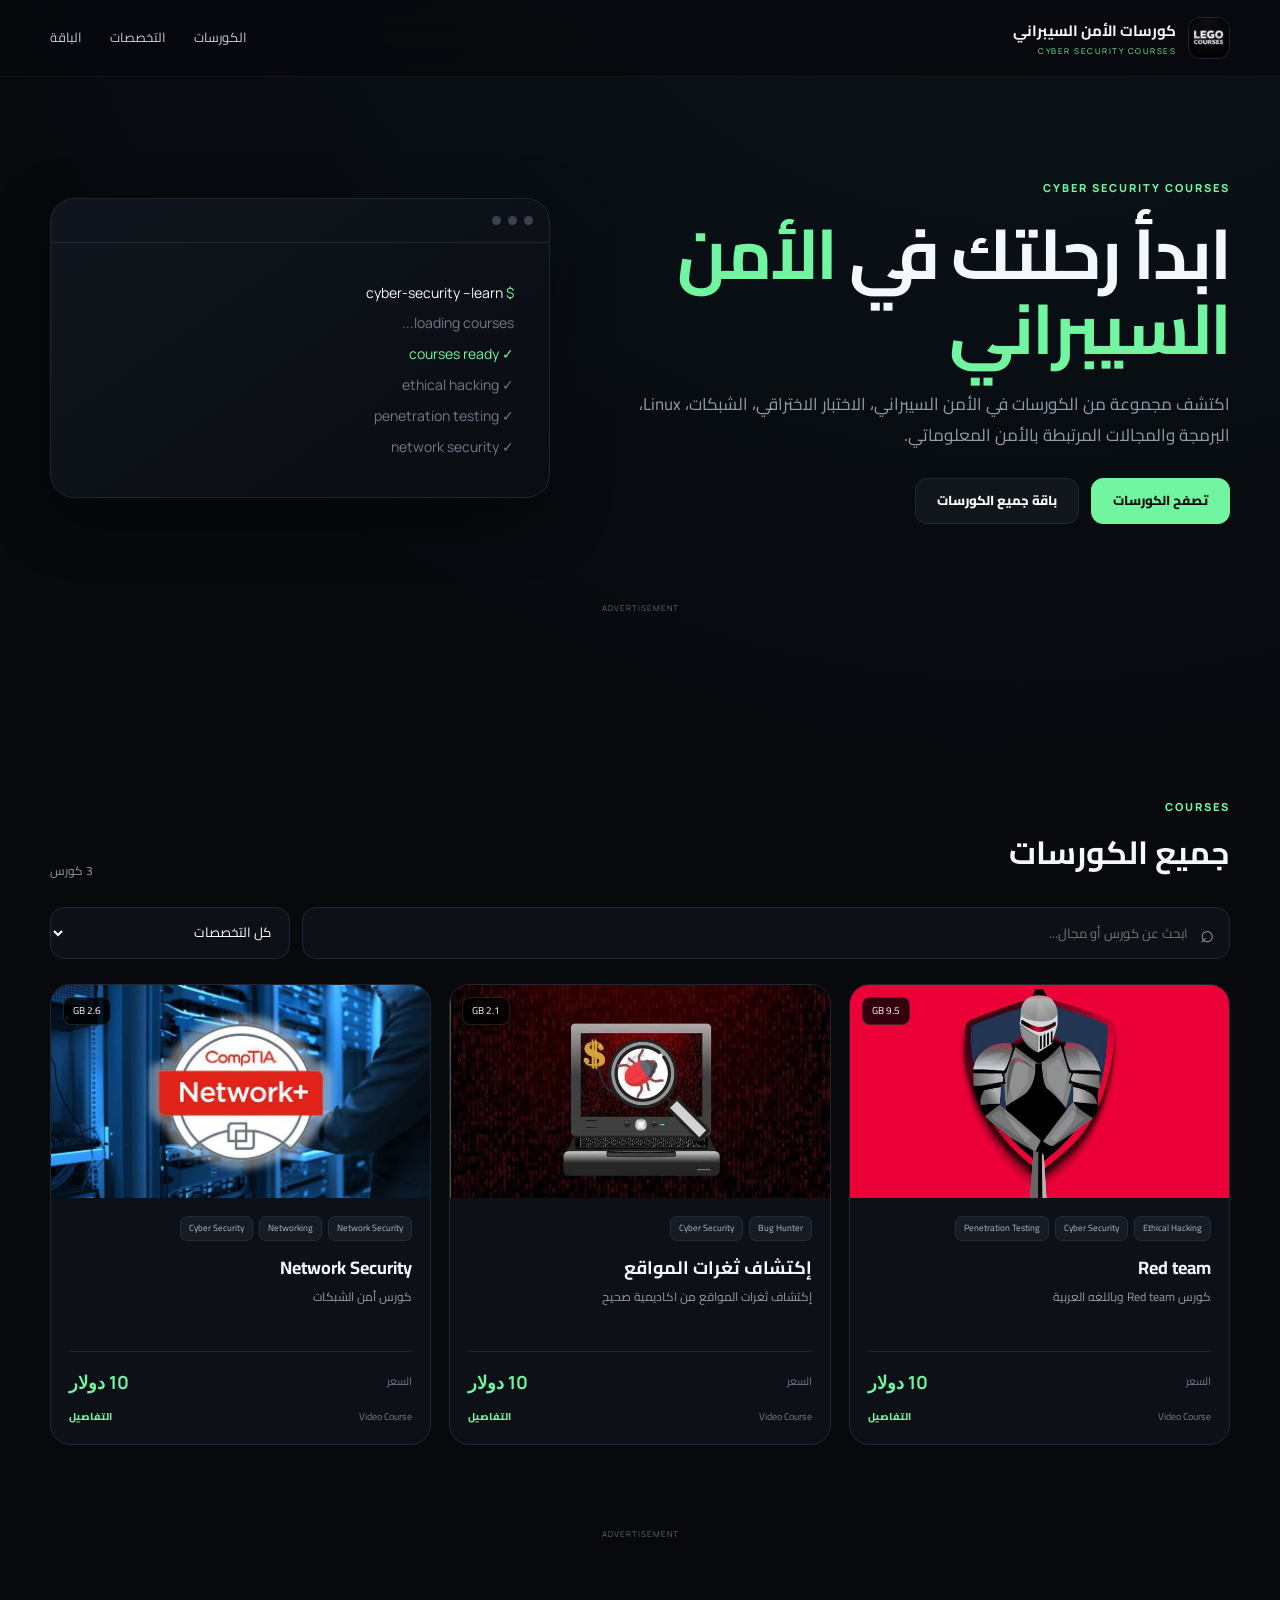
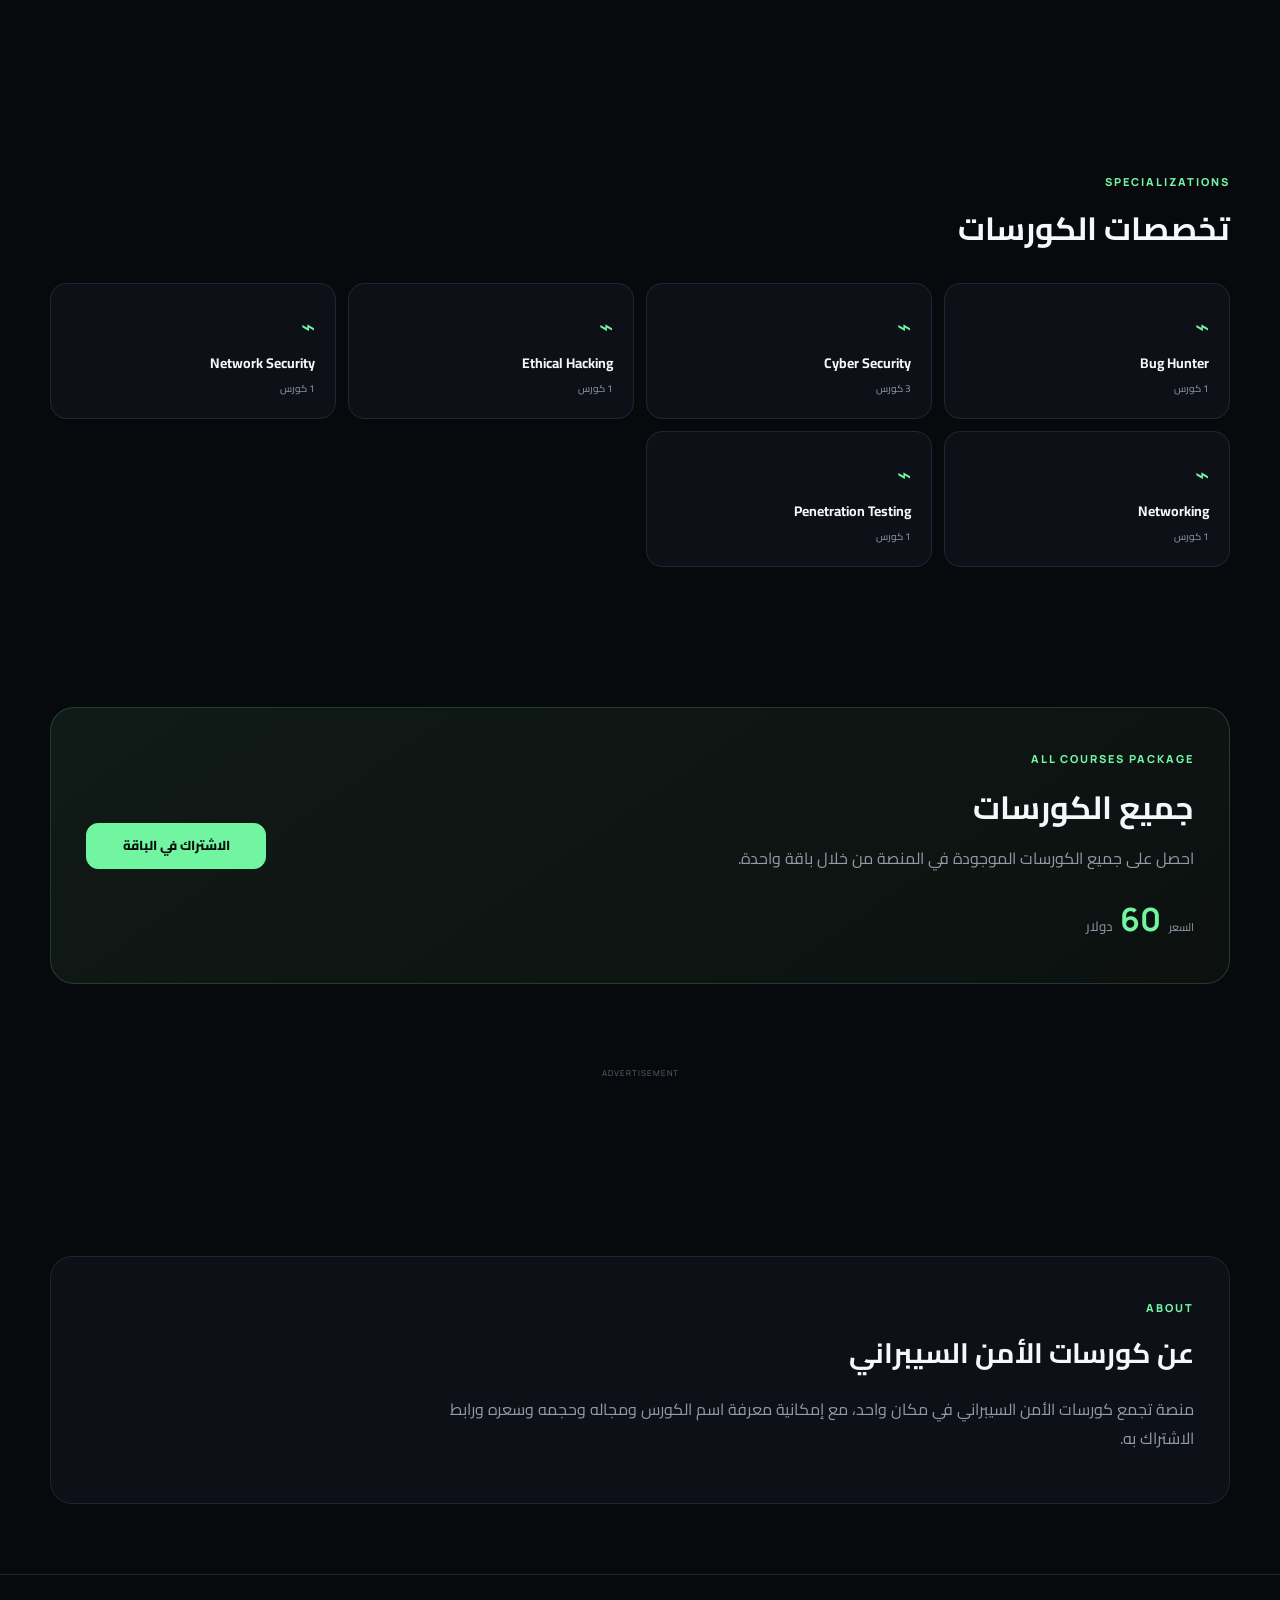
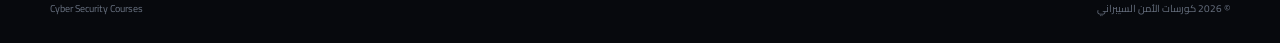
<file: index.html>
<!DOCTYPE html>
<html lang="ar" dir="rtl">
<head>
<meta charset="UTF-8">
<meta name="viewport" content="width=device-width, initial-scale=1.0">

<title>كورسات الأمن السيبراني | Cyber Security Courses</title>

<meta name="description" content="كورسات الأمن السيبراني في الاختبار الاختراقي والشبكات ولينكس وأمن المعلومات والبرمجة. تصفح الكورسات والأسعار وباقة جميع الكورسات.">
<meta name="keywords" content="كورسات الأمن السيبراني, كورسات سايبر سيكيورتي, Cyber Security Courses, Ethical Hacking, Penetration Testing, أمن المعلومات, اختراق, شبكات, Linux">
<meta name="robots" content="index, follow, max-image-preview:large">
<meta name="author" content="كورسات الأمن السيبراني">

<meta name="theme-color" content="#080a0f">

<link rel="canonical" href="https://lego-courses.github.io/courses/">
<link rel="icon" href="image/logo.png">

<meta property="og:type" content="website">
<meta property="og:locale" content="ar_AR">
<meta property="og:site_name" content="كورسات الأمن السيبراني">
<meta property="og:title" content="كورسات الأمن السيبراني">
<meta property="og:description" content="تعلم الأمن السيبراني والاختبار الاختراقي والشبكات ولينكس وغير ذلك من المجالات.">
<meta property="og:url" content="https://lego-courses.github.io/courses/">
<meta property="og:image" content="https://lego-courses.github.io/courses/image/og.jpg">

<meta name="twitter:card" content="summary_large_image">
<meta name="twitter:title" content="كورسات الأمن السيبراني">
<meta name="twitter:description" content="منصة كورسات الأمن السيبراني والاختبار الاختراقي والشبكات ولينكس.">
<meta name="twitter:image" content="https://lego-courses.github.io/courses/image/og.jpg">

<link rel="preconnect" href="https://fonts.googleapis.com">
<link rel="preconnect" href="https://fonts.gstatic.com" crossorigin>
<link href="https://fonts.googleapis.com/css2?family=Cairo:wght@400;500;600;700;800&family=Manrope:wght@500;600;700;800&display=swap" rel="stylesheet">

<link rel="stylesheet" href="style.css">

<script type="application/ld+json">
{
  "@context":"https://schema.org",
  "@type":"WebSite",
  "name":"كورسات الأمن السيبراني",
  "alternateName":"Cyber Security Courses",
  "url":"https://lego-courses.github.io/courses/",
  "description":"منصة كورسات الأمن السيبراني.",
  "inLanguage":"ar"
}
</script>

</head>

<body>

<header class="header">

<div class="container nav">

<a href="index.html" class="brand">

<img src="image/logo.png" alt="كورسات الأمن السيبراني" class="logo">

<div>
<strong>كورسات الأمن السيبراني</strong>
<span>CYBER SECURITY COURSES</span>
</div>

</a>

<nav>

<a href="#courses">الكورسات</a>
<a href="#categories">التخصصات</a>
<a href="#bundle">الباقة</a>

</nav>

</div>

</header>


<main>


<section class="hero">

<div class="container hero-grid">

<div class="hero-content">

<span class="eyebrow">CYBER SECURITY COURSES</span>

<h1>
ابدأ رحلتك في
<span>الأمن السيبراني</span>
</h1>

<p>
اكتشف مجموعة من الكورسات في الأمن السيبراني،
الاختبار الاختراقي، الشبكات، Linux، البرمجة
والمجالات المرتبطة بالأمن المعلوماتي.
</p>

<div class="hero-buttons">

<a href="#courses" class="btn primary">
تصفح الكورسات
</a>

<a href="#bundle" class="btn secondary">
باقة جميع الكورسات
</a>

</div>

</div>


<div class="hero-terminal">

<div class="terminal-bar">
<span></span>
<span></span>
<span></span>
</div>

<div class="terminal-content">

<div>
<span class="green">$</span> cyber-security --learn
</div>

<div class="gray">
loading courses...
</div>

<div class="green">
✓ courses ready
</div>

<div class="gray">
✓ ethical hacking
</div>

<div class="gray">
✓ penetration testing
</div>

<div class="gray">
✓ network security
</div>

</div>

</div>

</div>

</section>


<!-- إعلان 468x60 -->

<section class="ad-section container">

<div class="ad-label">ADVERTISEMENT</div>

<div class="ad-box ad-468">

<script>
atOptions = {
'key' : 'dcff8a2cffdf0642c627a5bacf3a04fd',
'format' : 'iframe',
'height' : 60,
'width' : 468,
'params' : {}
};
</script>

<script src="https://www.highperformanceformat.com/dcff8a2cffdf0642c627a5bacf3a04fd/invoke.js"></script>

</div>

</section>


<section id="courses" class="section">

<div class="container">

<div class="section-head">

<div>

<span class="section-kicker">COURSES</span>

<h2>جميع الكورسات</h2>

</div>

<span id="courseCount" class="course-count">
0 كورس
</span>

</div>


<div class="filters">

<div class="search-box">

<span>⌕</span>

<input
id="searchInput"
type="search"
placeholder="ابحث عن كورس أو مجال..."
>

</div>


<select id="categoryFilter">

<option value="">
كل التخصصات
</option>

</select>

</div>


<div id="coursesGrid" class="courses-grid"></div>

<div id="emptyState" class="empty-state" hidden>
لا توجد كورسات مطابقة لبحثك.
</div>

</div>

</section>


<!-- إعلان EffectiveGate -->

<section class="ad-section container">

<div class="ad-label">ADVERTISEMENT</div>

<div class="ad-box ad-responsive">

<script
async="async"
data-cfasync="false"
src="https://pl28700474.effectivegatecpm.com/596225155ab3da796681d551cb4b7cf4/invoke.js">
</script>

<div id="container-596225155ab3da796681d551cb4b7cf4"></div>

</div>

</section>


<section id="categories" class="section">

<div class="container">

<div class="section-head">

<div>

<span class="section-kicker">
SPECIALIZATIONS
</span>

<h2>تخصصات الكورسات</h2>

</div>

</div>


<div id="categoryCards" class="category-grid"></div>

</div>

</section>


<section id="bundle" class="section">

<div class="container">

<div class="bundle">

<div>

<span class="section-kicker">
ALL COURSES PACKAGE
</span>

<h2 id="bundleName">
جميع الكورسات
</h2>

<p id="bundleDescription">
احصل على جميع الكورسات الموجودة في المنصة من خلال باقة واحدة.
</p>

<div class="bundle-price">

<span>السعر</span>

<strong id="bundlePrice">
0
</strong>

<small>دولار</small>

</div>

</div>


<a
id="bundleButton"
href="#"
target="_blank"
rel="nofollow noopener"
class="btn primary bundle-button"
>
الاشتراك في الباقة
</a>

</div>

</div>

</section>


<!-- الإعلان الأول -->

<section class="ad-section container">

<div class="ad-label">
ADVERTISEMENT
</div>

<div class="ad-box">

<script src="https://pl28700469.effectivegatecpm.com/89/a6/b8/89a6b8558224cd67c0822829d68a87ad.js"></script>

</div>

</section>


<section class="about section">

<div class="container">

<div class="about-box">

<span class="section-kicker">
ABOUT
</span>

<h2>
عن كورسات الأمن السيبراني
</h2>

<p>
منصة تجمع كورسات الأمن السيبراني في مكان واحد،
مع إمكانية معرفة اسم الكورس ومجاله وحجمه وسعره
ورابط الاشتراك به.
</p>

</div>

</div>

</section>


</main>


<footer class="footer">

<div class="container footer-content">

<div>
© <span id="year"></span>
كورسات الأمن السيبراني
</div>

<div>
Cyber Security Courses
</div>

</div>

</footer>


<script src="app.js"></script>

</body>
  </html>
</file>
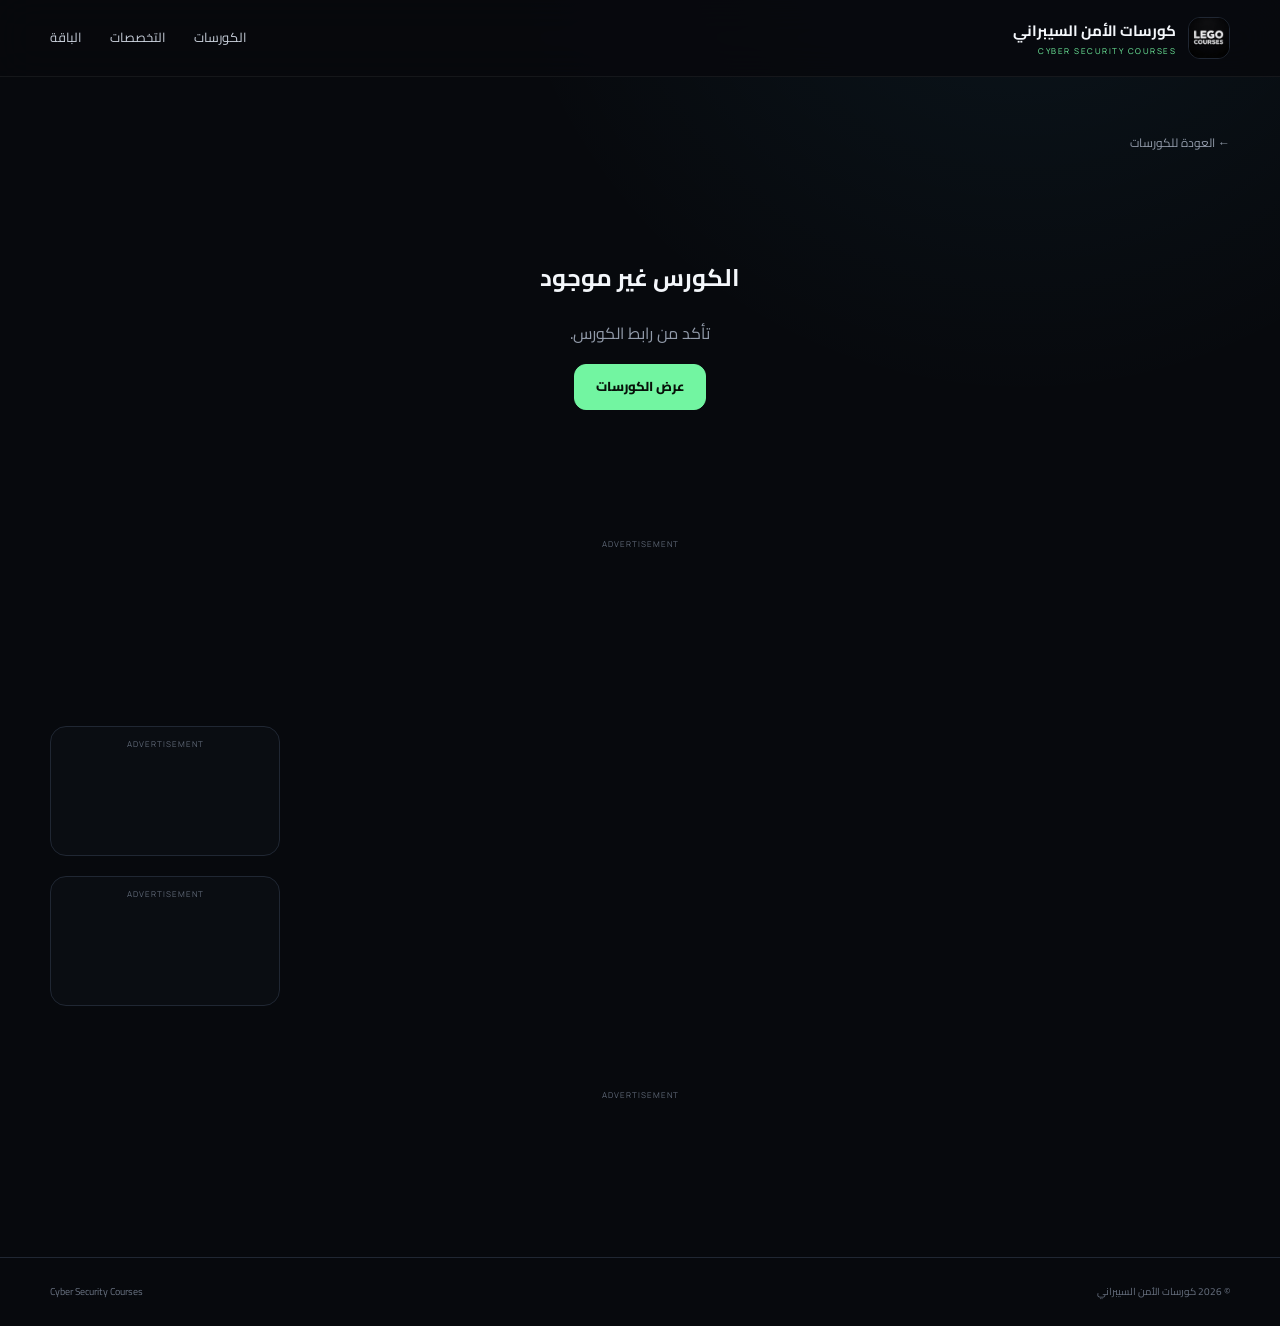
<file: course.html>
<!DOCTYPE html>
<html lang="ar" dir="rtl">

<head>

<meta charset="UTF-8">

<meta name="viewport" content="width=device-width, initial-scale=1.0">

<title>الكورس | كورسات الأمن السيبراني</title>

<meta
id="metaDescription"
name="description"
content="تفاصيل كورس من كورسات الأمن السيبراني."
>

<meta name="robots" content="index, follow, max-image-preview:large">

<meta name="author" content="كورسات الأمن السيبراني">

<link
id="canonical"
rel="canonical"
href="https://lego-courses.github.io/courses/"
>

<meta
id="ogTitle"
property="og:title"
content="الكورس | كورسات الأمن السيبراني"
>

<meta
id="ogDescription"
property="og:description"
content="تفاصيل الكورس."
>

<meta
id="ogImage"
property="og:image"
content="https://lego-courses.github.io/courses/image/og.jpg"
>

<meta property="og:type" content="article">

<meta
name="twitter:card"
content="summary_large_image"
>

<meta
id="twitterTitle"
name="twitter:title"
content="الكورس | كورسات الأمن السيبراني"
>

<meta
id="twitterDescription"
name="twitter:description"
content="تفاصيل الكورس."
>

<meta
id="twitterImage"
name="twitter:image"
content="https://lego-courses.github.io/courses/image/og.jpg"
>

<link rel="icon" href="image/logo.png">

<link rel="preconnect" href="https://fonts.googleapis.com">

<link rel="preconnect" href="https://fonts.gstatic.com" crossorigin>

<link
href="https://fonts.googleapis.com/css2?family=Cairo:wght@400;500;600;700;800&family=Manrope:wght@500;600;700;800&display=swap"
rel="stylesheet"
>

<link rel="stylesheet" href="style.css">

<script id="courseSchema" type="application/ld+json">
{}
</script>

</head>


<body>


<header class="header">

<div class="container nav">

<a href="index.html" class="brand">

<img src="image/logo.png" alt="كورسات الأمن السيبراني" class="logo">

<div>
<strong>كورسات الأمن السيبراني</strong>
<span>CYBER SECURITY COURSES</span>
</div>

</a>

<nav>

<a href="index.html#courses">
الكورسات
</a>

<a href="index.html#categories">
التخصصات
</a>

<a href="index.html#bundle">
الباقة
</a>

</nav>

</div>

</header>


<main>


<section class="course-hero">

<div class="container">

<a href="index.html#courses" class="back-link">
← العودة للكورسات
</a>

<div id="courseDetails"></div>

</div>

</section>


<!-- إعلان 468 -->

<section class="ad-section container">

<div class="ad-label">
ADVERTISEMENT
</div>

<div class="ad-box ad-468">

<script>
atOptions = {
'key' : 'dcff8a2cffdf0642c627a5bacf3a04fd',
'format' : 'iframe',
'height' : 60,
'width' : 468,
'params' : {}
};
</script>

<script src="https://www.highperformanceformat.com/dcff8a2cffdf0642c627a5bacf3a04fd/invoke.js"></script>

</div>

</section>


<section class="section">

<div class="container course-layout">


<article id="courseArticle" class="course-article"></article>


<aside class="sidebar">


<div class="side-ad">

<div class="ad-label">
ADVERTISEMENT
</div>

<script src="https://pl28700485.effectivegatecpm.com/ad/c0/62/adc06235d53a0b6f378838879d3f116a.js"></script>

</div>


<div class="side-ad">

<div class="ad-label">
ADVERTISEMENT
</div>

<script>
atOptions = {
'key' : '0b7539a5227dc7b69da2ea94b0521ab6',
'format' : 'iframe',
'height' : 300,
'width' : 160,
'params' : {}
};
</script>

<script src="https://www.highperformanceformat.com/0b7539a5227dc7b69da2ea94b0521ab6/invoke.js"></script>

</div>


</aside>

</div>

</section>


<section class="ad-section container">

<div class="ad-label">
ADVERTISEMENT
</div>

<div class="ad-box ad-responsive">

<script
async="async"
data-cfasync="false"
src="https://pl28700474.effectivegatecpm.com/596225155ab3da796681d551cb4b7cf4/invoke.js">
</script>

<div id="container-596225155ab3da796681d551cb4b7cf4"></div>

</div>

</section>


</main>


<footer class="footer">

<div class="container footer-content">

<div>
© <span id="year"></span>
كورسات الأمن السيبراني
</div>

<div>
Cyber Security Courses
</div>

</div>

</footer>


<script src="app.js"></script>

</body>

</html>
</file>
<file: style.css>
:root{

--bg:#07090d;
--panel:#0d1117;
--panel2:#121720;

--border:#202733;

--text:#f4f7fb;
--muted:#929baa;

--green:#72f5a1;
--blue:#43c9ff;

--radius:20px;

--shadow:
0 20px 60px rgba(0,0,0,.35);

}


*{
box-sizing:border-box;
}


html{
scroll-behavior:smooth;
}


body{

margin:0;

background:
radial-gradient(
circle at 80% -10%,
rgba(67,201,255,.07),
transparent 30%
),
var(--bg);

color:var(--text);

font-family:
Cairo,
Arial,
sans-serif;

line-height:1.8;

}


a{
color:inherit;
text-decoration:none;
}


img{
display:block;
max-width:100%;
}


.container{

width:
min(
1180px,
calc(100% - 32px)
);

margin:auto;

}


.header{

position:sticky;
top:0;

z-index:100;

background:
rgba(7,9,13,.86);

backdrop-filter:
blur(18px);

border-bottom:
1px solid rgba(255,255,255,.06);

}


.nav{

height:76px;

display:flex;

align-items:center;

justify-content:space-between;

gap:30px;

}


.brand{

display:flex;

align-items:center;

gap:12px;

}


.logo{

width:42px;
height:42px;

border-radius:12px;

object-fit:cover;

border:
1px solid var(--border);

}


.brand strong{

display:block;

font-size:15px;

}


.brand span{

display:block;

font-family:Manrope;

font-size:8px;

letter-spacing:1.5px;

color:var(--green);

}


.nav nav{

display:flex;

gap:28px;

font-size:13px;

color:#c7ced9;

}


.nav nav a:hover{
color:var(--green);
}


.hero{

padding:
95px 0 65px;

}


.hero-grid{

display:grid;

grid-template-columns:
1.1fr .9fr;

gap:70px;

align-items:center;

}


.eyebrow,
.section-kicker{

font-family:Manrope;

font-weight:800;

font-size:11px;

letter-spacing:2px;

color:var(--green);

}


.hero h1{

font-size:
clamp(
40px,
6vw,
70px
);

line-height:1.08;

letter-spacing:-2px;

margin:
15px 0 22px;

}


.hero h1 span{
color:var(--green);
}


.hero p{

max-width:680px;

color:var(--muted);

font-size:17px;

}


.hero-buttons{

display:flex;

gap:12px;

flex-wrap:wrap;

margin-top:28px;

}


.btn{

min-height:46px;

padding:
10px 21px;

border-radius:12px;

display:inline-flex;

align-items:center;

justify-content:center;

font-weight:800;

font-size:13px;

border:
1px solid var(--border);

transition:.2s;

}


.btn.primary{

background:var(--green);

color:#071009;

border-color:var(--green);

}


.btn.primary:hover{

transform:translateY(-2px);

box-shadow:
0 12px 35px
rgba(114,245,161,.15);

}


.btn.secondary{

background:#11151c;

color:white;

}


.btn.secondary:hover{

border-color:#414957;

}


.hero-terminal{

background:
linear-gradient(
145deg,
#11161e,
#090c11
);

border:
1px solid var(--border);

border-radius:24px;

overflow:hidden;

box-shadow:var(--shadow);

}


.terminal-bar{

height:44px;

display:flex;

align-items:center;

gap:7px;

padding:0 16px;

border-bottom:
1px solid var(--border);

}


.terminal-bar span{

width:9px;

height:9px;

border-radius:50%;

background:#3b424f;

}


.terminal-content{

padding:35px;

min-height:250px;

font-family:Manrope;

font-size:14px;

line-height:2.2;

}


.green{
color:var(--green);
}


.gray{
color:#707988;
}


.section{

padding:
70px 0;

}


.section-head{

display:flex;

align-items:end;

justify-content:space-between;

gap:20px;

margin-bottom:25px;

}


.section-head h2{

font-size:32px;

margin:
5px 0 0;

}


.course-count{

color:var(--muted);

font-size:12px;

}


.filters{

display:flex;

gap:12px;

margin-bottom:25px;

}


.search-box{

height:52px;

flex:1;

display:flex;

align-items:center;

gap:10px;

padding:
0 15px;

background:var(--panel);

border:
1px solid var(--border);

border-radius:14px;

}


.search-box span{

font-family:Manrope;

font-size:24px;

color:var(--muted);

}


.search-box input{

width:100%;

border:0;

outline:0;

background:transparent;

color:white;

font-family:Cairo;

font-size:13px;

}


.filters select{

width:240px;

height:52px;

padding:0 14px;

background:var(--panel);

color:white;

border:
1px solid var(--border);

border-radius:14px;

outline:0;

font-family:Cairo;

}


.filters option{
background:#0d1117;
}


.courses-grid{

display:grid;

grid-template-columns:
repeat(3,1fr);

gap:18px;

}


.course-card{

background:var(--panel);

border:
1px solid var(--border);

border-radius:20px;

overflow:hidden;

transition:.25s;

}


.course-card:hover{

transform:translateY(-5px);

border-color:#3a424f;

box-shadow:var(--shadow);

}


.course-image{

display:block;

position:relative;

aspect-ratio:16/9;

background:#141922;

overflow:hidden;

}


.course-image img{

width:100%;

height:100%;

object-fit:cover;

transition:.3s;

}


.course-card:hover
.course-image img{

transform:scale(1.04);

}


.course-size{

position:absolute;

top:12px;

left:12px;

padding:
4px 9px;

border-radius:8px;

background:
rgba(0,0,0,.78);

border:
1px solid rgba(255,255,255,.12);

font-size:10px;

}


.course-body{

padding:18px;

}


.tags,
.detail-tags{

display:flex;

flex-wrap:wrap;

gap:6px;

}


.tags span,
.detail-tags span{

font-size:9px;

padding:
3px 8px;

border-radius:7px;

background:#171c24;

border:
1px solid #252c37;

color:#aeb6c5;

}


.course-card h3{

font-size:18px;

line-height:1.5;

margin:
13px 0 5px;

}


.course-card h3 a:hover{

color:var(--green);

}


.course-card p{

font-size:12px;

color:var(--muted);

min-height:48px;

margin:0;

}


.price-row{

display:flex;

align-items:center;

justify-content:space-between;

margin-top:17px;

padding-top:14px;

border-top:
1px solid var(--border);

}


.price-row span{

font-size:11px;

color:#6e7787;

}


.price-row strong{

font-family:Manrope;

font-size:18px;

color:var(--green);

}


.card-footer{

display:flex;

align-items:center;

justify-content:space-between;

margin-top:10px;

color:#6e7787;

font-size:10px;

}


.details-link{

color:var(--green);

font-weight:800;

}


.category-grid{

display:grid;

grid-template-columns:
repeat(4,1fr);

gap:12px;

}


.category-card{

display:flex;

flex-direction:column;

gap:4px;

padding:20px;

background:var(--panel);

border:
1px solid var(--border);

border-radius:16px;

transition:.2s;

}


.category-card:hover{

transform:translateY(-3px);

border-color:#39424f;

}


.category-icon{

font-family:Manrope;

font-size:24px;

color:var(--green);

}


.category-card strong{
font-size:14px;
}


.category-card small{

font-size:10px;

color:var(--muted);

}


.bundle{

display:flex;

align-items:center;

justify-content:space-between;

gap:30px;

padding:35px;

background:
linear-gradient(
145deg,
#101a16,
#0c1110
);

border:
1px solid rgba(114,245,161,.18);

border-radius:24px;

}


.bundle h2{

font-size:32px;

margin:
7px 0;

}


.bundle p{

color:var(--muted);

margin:0;

}


.bundle-price{

display:flex;

align-items:baseline;

gap:8px;

margin-top:18px;

}


.bundle-price span{

font-size:11px;

color:var(--muted);

}


.bundle-price strong{

font-family:Manrope;

font-size:32px;

color:var(--green);

}


.bundle-price small{

color:var(--muted);

}


.bundle-button{

min-width:180px;

}


.ad-section{

padding:
12px 0 28px;

}


.ad-label{

font-family:Manrope;

font-size:8px;

letter-spacing:1px;

color:#606978;

text-align:center;

margin-bottom:7px;

}


.ad-box{

display:flex;

align-items:center;

justify-content:center;

overflow:hidden;

min-height:70px;

}


.ad-468{

min-height:70px;

}


.ad-responsive{

min-height:120px;

}


.about-box{

padding:35px;

background:var(--panel);

border:
1px solid var(--border);

border-radius:22px;

}


.about-box h2{

font-size:28px;

margin:
8px 0;

}


.about-box p{

max-width:800px;

color:var(--muted);

}


.footer{

border-top:
1px solid var(--border);

padding:
25px 0;

color:#687180;

font-size:10px;

}


.footer-content{

display:flex;

justify-content:space-between;

gap:20px;

}


.course-hero{

padding:
50px 0 35px;

}


.back-link{

color:var(--muted);

font-size:12px;

}


.course-head{

display:grid;

grid-template-columns:370px 1fr;

gap:40px;

align-items:center;

margin-top:30px;

}


.course-cover{

aspect-ratio:16/10;

border-radius:22px;

overflow:hidden;

border:
1px solid var(--border);

box-shadow:var(--shadow);

}


.course-cover img{

width:100%;

height:100%;

object-fit:cover;

}


.course-head h1{

font-size:
clamp(
32px,
5vw,
54px
);

line-height:1.15;

margin:
15px 0 5px;

}


.course-head h2{

font-size:17px;

font-weight:500;

color:#b9c1ce;

margin:0;

}


.course-head p{

color:var(--muted);

}


.course-meta{

display:flex;

gap:30px;

margin-top:22px;

}


.course-meta div{

display:flex;

flex-direction:column;

}


.course-meta small{

font-size:9px;

color:#6b7483;

}


.course-meta strong{

font-size:14px;

}


.course-layout{

display:grid;

grid-template-columns:
1fr 230px;

gap:25px;

align-items:start;

}


.course-article{

min-width:0;

}


.article-box{

padding:30px;

background:var(--panel);

border:
1px solid var(--border);

border-radius:22px;

}


.article-box h2{

font-size:25px;

margin:
10px 0 8px;

}


.article-box p{

color:var(--muted);

}


.benefits{

padding-right:22px;

color:#bdc5d1;

}


.benefits li{

margin-bottom:7px;

}


.side-ad{

min-height:130px;

padding:10px;

background:#0a0d12;

border:
1px solid var(--border);

border-radius:16px;

text-align:center;

overflow:hidden;

}


.sidebar{

display:flex;

flex-direction:column;

gap:20px;

}


.download-box{

display:flex;

align-items:center;

justify-content:space-between;

gap:15px;

padding:18px;

margin-top:30px;

background:#151a21;

border:
1px solid var(--border);

border-radius:16px;

}


.download-box div{

display:flex;

flex-direction:column;

}


.download-box span{

font-size:10px;

color:var(--muted);

}


.empty-state,
.error-box{

padding:50px;

text-align:center;

background:var(--panel);

border:
1px solid var(--border);

border-radius:18px;

color:var(--muted);

}


.not-found{

padding:
80px 0;

text-align:center;

}


.not-found p{

color:var(--muted);

}


@media(max-width:900px){

.hero-grid{

grid-template-columns:1fr;

}

.hero-terminal{

display:none;

}

.courses-grid{

grid-template-columns:
repeat(2,1fr);

}

.category-grid{

grid-template-columns:
repeat(2,1fr);

}

.course-head{

grid-template-columns:1fr;

}

.course-cover{

max-width:650px;

}

.course-layout{

grid-template-columns:1fr;

}

.sidebar{

display:grid;

grid-template-columns:1fr 1fr;

}

}


@media(max-width:600px){

.container{

width:
calc(100% - 22px);

}

.nav{

height:65px;

}

.nav nav{

display:none;

}

.hero{

padding:
60px 0 40px;

}

.hero h1{

font-size:40px;

}

.hero p{

font-size:14px;

}

.section{

padding:
50px 0;

}

.section-head h2{

font-size:25px;

}

.filters{

flex-direction:column;

}

.filters select{

width:100%;

}

.courses-grid{

grid-template-columns:1fr;

}

.category-grid{

grid-template-columns:
1fr 1fr;

}

.bundle{

flex-direction:column;

align-items:stretch;

}

.bundle-button{

width:100%;

}

.sidebar{

display:flex;

}

.course-head h1{

font-size:34px;

}

.download-box{

flex-direction:column;

align-items:stretch;

}

.download-box .btn{

width:100%;

}

.footer-content{

flex-direction:column;

}

  }
</file>
